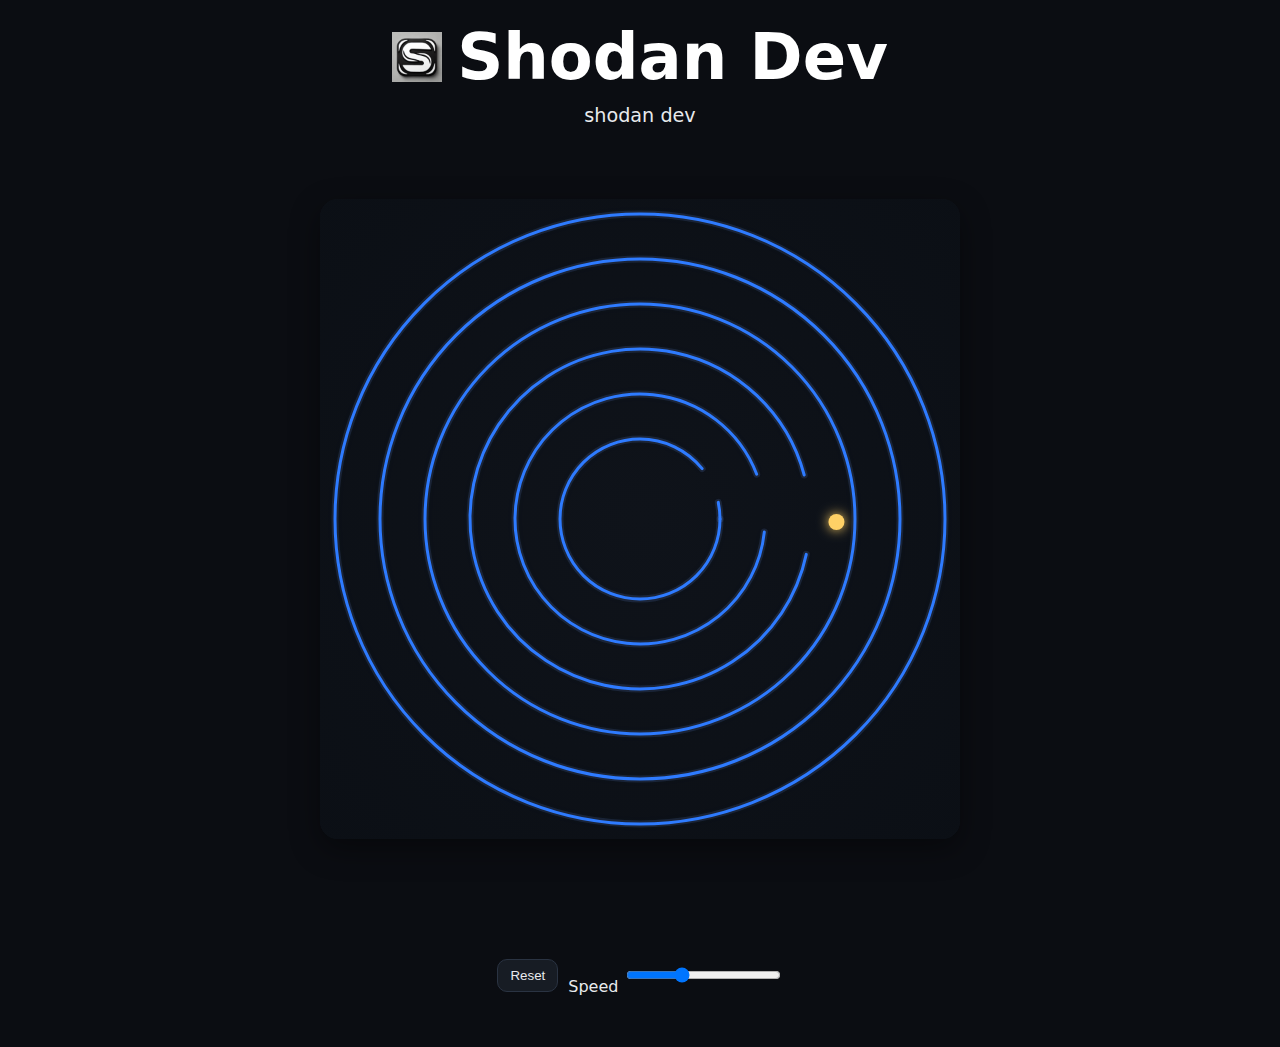
<file: games/web-game/ball-escape/index.html>
<!DOCTYPE html>
<html lang="en">
<head>
  <meta charset="utf-8" />
  <title>Ball Escape — Canvas Version</title>
  <meta name="viewport" content="width=device-width,initial-scale=1" />
  <link rel="icon" href="resources/favicon-32x32.png" type="image/x-icon">
  <link rel="shortcut icon" href="resources/favicon-16x16.png" type="image/x-icon" />
  <link rel="stylesheet" href="BECP-style.css">

</head>
<body>
   <header>
        <div class="header">
  <div class="header-content">
    <img src="resources/shodan.jpg" alt="Shodan Logo" class="logo">
    <h1><a href="https://www.youtube.com/@shodan_dev" target="_blank" rel="noopener noreferrer">Shodan Dev</a></h1>
  </div>
  <p class="subtitle">shodan dev</p>
</div>
    </header>
  <div class="wrap">
    <canvas id="c" width="640" height="640"></canvas>
    <div class="ui">
      <button id="resetBtn">Reset</button>
      <label>Speed
        <input id="speed" type="range" min="0.5" max="4" step="0.1" value="1.6">
      </label>
      <span id="status" class="flag">Escaped!</span>
    </div>
  </div>

  <script src="BECP-script.js"></script>

</body>
</html>
</file>
<file: games/web-game/ball-escape/BECP-style.css>
html, body { height: 100%; margin: 0; background:#0b0d12; color:#e8eaed; font-family: system-ui, Arial; }

    .header {
  text-align: center;
  padding: 20px;
}

.header-content {
  display: flex;
  align-items: center;
  justify-content: center;  /* Centers the logo + title horizontally */
  margin-bottom: 10px;
}

.logo {
  width: 50px;              /* Adjust size */
  height: 50px;
  margin-right: 15px;       /* Space between logo and text */
}

.header h1 {
  margin: 0;
  display: inline-block;
  font-size: 2em;
}

.header-content h1 a {
  margin: 0;
  display: inline-block;
  font-size: 2em;
  color: #ffffff;
  text-decoration: none;
  transition: color 150ms ease;     
}

.header-content h1 a:hover {
color: #2e7bff; /* blue on hover */
}

.header-content h1 a:active {
color: #ff3b30; /* red on click */
}
.subtitle {
  margin: 0;
  font-size: 1.2em;
}

    /* header {
      background-color: #004080;
      color: white;
      padding: 20px;
      text-align: center;
     }
    img {
      max-width: 10%;
      height: auto;
      display: inside;
     } */

    .wrap { display:grid; place-items:center; height:100%; gap:14px; }
    canvas { background:#0f131a; border-radius:18px; box-shadow: 0 10px 30px rgba(0,0,0,.4); }
    .ui { display:flex; gap:10px; align-items:center; flex-wrap:wrap; justify-content:center; }
    button, input[type=range] {
      background:#171c24; color:#e8eaed; border:1px solid #2a3342; border-radius:10px;
      padding:8px 12px; cursor:pointer; outline:none;
    }
    button:hover { background:#1b222c; }
    .flag { padding:4px 10px; border-radius: 999px; background:#132818; border:1px solid #1c3a24; color:#9bffb2; display:none; }
    .flag.show { display:inline-block; }
</file>
